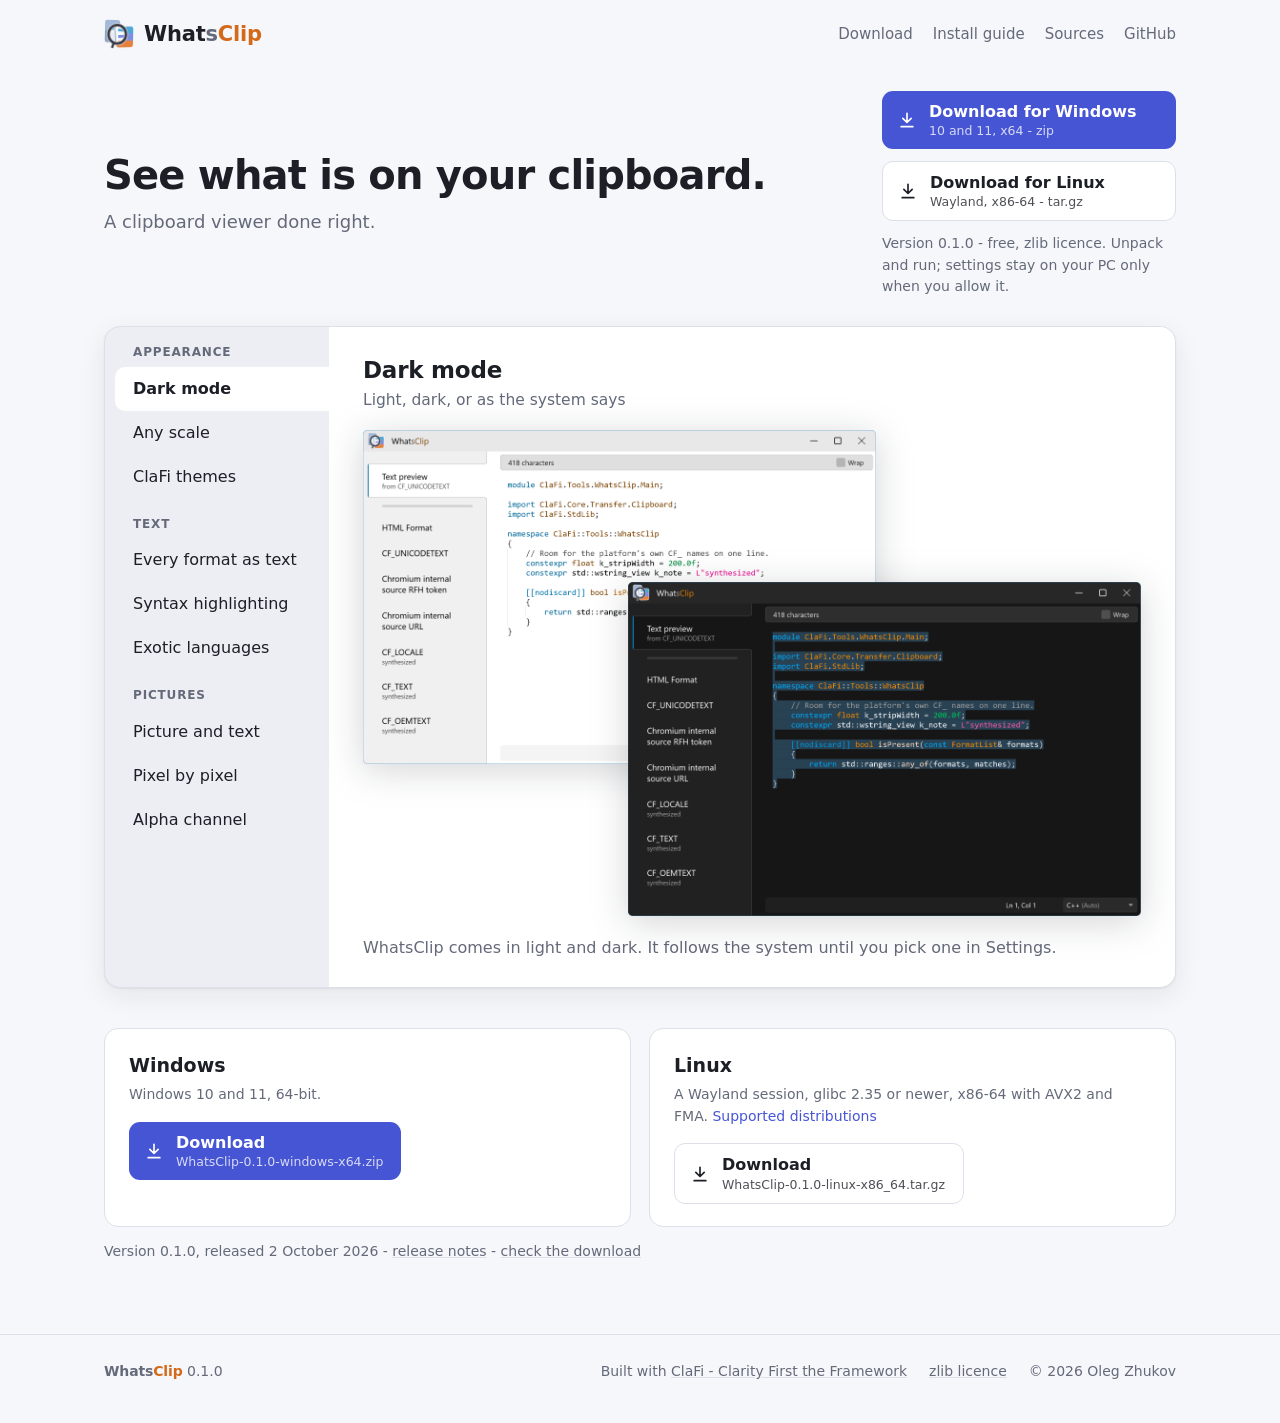
<file: index.html>
<!DOCTYPE html>
<html lang="en">
<head>
    <meta charset="utf-8">
    <meta name="viewport" content="width=device-width, initial-scale=1">
    <title>WhatsClip - see what is on your clipboard</title>
    <meta name="description" content="A clipboard viewer done right. Free and open source, for Windows and Linux.">
    <meta property="og:type" content="website">
    <meta property="og:url" content="https://whatsclip.app/">
    <meta property="og:title" content="WhatsClip - see what is on your clipboard">
    <meta property="og:description" content="A clipboard viewer done right.">
    <meta property="og:image" content="https://whatsclip.app/img/icon-256.png">
    <meta name="theme-color" content="#f6f7fa" media="(prefers-color-scheme: light)">
    <meta name="theme-color" content="#121318" media="(prefers-color-scheme: dark)">
    <link rel="icon" href="favicon.ico" sizes="any">
    <link rel="icon" href="img/icon-256.png" type="image/png">
    <link rel="apple-touch-icon" href="img/apple-touch-icon.png">
    <link rel="stylesheet" href="assets/site.css">
</head>
<body>
<div class="wrap">
    <header class="head">
        <a class="brand" href="./"><img src="img/icon-256.png" alt=""><span class="wm">What<span class="s">s</span><span class="c">Clip</span></span></a>
        <nav class="nav">
            <a href="#download">Download</a>
            <a href="install.html">Install guide</a>
            <a class="wide" href="install.html#sources">Sources</a>
            <a class="wide" href="https://github.com/clafi-fw/cpp">GitHub</a>
        </nav>
    </header>

    <main>
        <div class="hero">
            <div>
                <h1>See what is on your clipboard.</h1>
                <p class="lede">A clipboard viewer done right.</p>
            </div>
            <div>
                <div class="btns">
                    <a class="btn primary" data-asset="windows" href="https://github.com/clafi-fw/cpp/releases/download/WhatsClip-v0.1.0/WhatsClip-0.1.0-windows-x64.zip">
                        <svg viewBox="0 0 24 24" fill="none" stroke="currentColor" stroke-width="2" stroke-linecap="round" stroke-linejoin="round" aria-hidden="true"><path d="M12 4v11M7 10l5 5 5-5M5 20h14"/></svg>
                        <span>Download for Windows<small>10 and 11, x64 - zip</small></span>
                    </a>
                    <a class="btn secondary" data-asset="linux" href="https://github.com/clafi-fw/cpp/releases/download/WhatsClip-v0.1.0/WhatsClip-0.1.0-linux-x86_64.tar.gz">
                        <svg viewBox="0 0 24 24" fill="none" stroke="currentColor" stroke-width="2" stroke-linecap="round" stroke-linejoin="round" aria-hidden="true"><path d="M12 4v11M7 10l5 5 5-5M5 20h14"/></svg>
                        <span>Download for Linux<small>Wayland, x86-64 - tar.gz</small></span>
                    </a>
                </div>
                <p class="fine">Version <span data-version>0.1.0</span> - free, zlib licence. Unpack and run; settings stay on your PC only when you allow it.</p>
            </div>
        </div>

        <div class="fb">
            <nav class="fb-strip" role="tablist" aria-label="What WhatsClip does">
                <div class="fb-group">Appearance</div>
                <a role="tab" href="#dark-mode">Dark mode</a>
                <a role="tab" href="#any-scale">Any scale</a>
                <a role="tab" href="#themes">ClaFi themes</a>
                <div class="fb-group">Text</div>
                <a role="tab" href="#as-text">Every format as text</a>
                <a role="tab" href="#syntax">Syntax highlighting</a>
                <a role="tab" href="#exotic-languages">Exotic languages</a>
                <div class="fb-group">Pictures</div>
                <a role="tab" href="#picture-and-text">Picture and text</a>
                <a role="tab" href="#pixels">Pixel by pixel</a>
                <a role="tab" href="#alpha-channel">Alpha channel</a>
            </nav>

            <div class="fb-stage">
                <section class="panel" id="dark-mode" role="tabpanel">
                    <header class="panel-head"><h2>Dark mode</h2><span>Light, dark, or as the system says</span></header>
                    <div class="scene pair">
                        <img src="shots/dark-mode-light.png" alt="WhatsClip in light, previewing C++ code">
                        <img src="shots/dark-mode-dark.png" alt="The same clipboard in dark">
                    </div>
                    <p>WhatsClip comes in light and dark. It follows the system until you pick one in Settings.</p>
                </section>
                <section class="panel" id="any-scale" role="tabpanel">
                    <header class="panel-head"><h2>Any scale</h2><span>To the size that suits you</span></header>
                    <div class="scene scale">
                        <img src="shots/any-scale-small.png" alt="WhatsClip at a small scale, an HTML format shown as bytes" loading="lazy">
                        <img src="shots/any-scale-large.png" alt="The same window at a large scale" loading="lazy">
                    </div>
                    <p>Scale the interface as you wish - text, icons and spacing grow together.</p>
                </section>
                <section class="panel" id="themes" role="tabpanel">
                    <header class="panel-head"><h2>ClaFi themes</h2><span>Wears the theme you choose</span></header>
                    <div class="scene trio">
                        <img src="shots/themes-1.png" alt="A picture preview in one ClaFi theme" loading="lazy">
                        <img src="shots/themes-2.png" alt="The same in another theme" loading="lazy">
                        <img src="shots/themes-3.png" alt="And in a third" loading="lazy">
                    </div>
                    <p>WhatsClip wears any ClaFi theme. Make your own in <a data-themes href="https://github.com/clafi-fw/cpp/releases/tag/Themes-v0.1.0">Themes</a>.</p>
                </section>
                <section class="panel" id="as-text" role="tabpanel">
                    <header class="panel-head"><h2>Every format as text</h2><span>In the encoding you choose</span></header>
                    <div class="scene">
                        <img src="shots/as-text.png" alt="A list of copied files read as UTF-16 text" loading="lazy">
                    </div>
                    <p>Any format on the clipboard can be read as text, in the encoding you choose - HTML fragments, RTF, the private formats of other applications.</p>
                </section>
                <section class="panel" id="syntax" role="tabpanel">
                    <header class="panel-head"><h2>Syntax highlighting</h2><span>For the common languages</span></header>
                    <div class="scene">
                        <img src="shots/syntax.png" alt="C++ copied from an editor, coloured, the language picker set to C++" loading="lazy">
                    </div>
                    <p>Code copied from an editor is coloured. The language is detected, and you can pick another.</p>
                </section>
                <section class="panel" id="exotic-languages" role="tabpanel">
                    <header class="panel-head"><h2>Exotic languages</h2><span>Shaped and drawn right</span></header>
                    <div class="scene">
                        <img src="shots/exotic-languages.png" alt="Text in Russian, Greek, Arabic, Hebrew, Hindi, Thai, Georgian, Japanese and Korean" loading="lazy">
                    </div>
                    <p>However exotic the language is, its text is shaped and drawn the way it is written.</p>
                </section>
                <section class="panel" id="picture-and-text" role="tabpanel">
                    <header class="panel-head"><h2>Picture and text</h2><span>Both previews, when both are there</span></header>
                    <div class="scene">
                        <img src="shots/picture-and-text.png" alt="A copy from a spreadsheet, previewed as a picture and as text" loading="lazy">
                    </div>
                    <p>Copy a picture together with its text and WhatsClip previews both - the picture and the text, a tab each.</p>
                </section>
                <section class="panel" id="pixels" role="tabpanel">
                    <header class="panel-head"><h2>Pixel by pixel</h2><span>Zoom in and read any pixel</span></header>
                    <div class="scene">
                        <img src="shots/pixels.png" alt="A picture zoomed in to single pixels, the colour under the cursor read out" loading="lazy">
                    </div>
                    <p>Zoom into a picture and point at a pixel to read its colour - as RGB hex, BGR hex, RGB decimal or CSS.</p>
                </section>
                <section class="panel" id="alpha-channel" role="tabpanel">
                    <header class="panel-head"><h2>Alpha channel</h2><span>Transparency read right</span></header>
                    <div class="scene">
                        <img src="shots/alpha-channel.png" alt="A translucent picture over the checkerboard" loading="lazy">
                    </div>
                    <p>Pictures with an alpha channel keep their transparency.</p>
                </section>
            </div>
        </div>

        <section id="download">
            <div class="downloads">
                <div class="dlcard">
                    <h2>Windows</h2>
                    <p class="req">Windows 10 and 11, 64-bit.</p>
                    <a class="btn primary" data-asset="windows" href="https://github.com/clafi-fw/cpp/releases/download/WhatsClip-v0.1.0/WhatsClip-0.1.0-windows-x64.zip">
                        <svg viewBox="0 0 24 24" fill="none" stroke="currentColor" stroke-width="2" stroke-linecap="round" stroke-linejoin="round" aria-hidden="true"><path d="M12 4v11M7 10l5 5 5-5M5 20h14"/></svg>
                        <span>Download<small><span data-asset-name="windows">WhatsClip-0.1.0-windows-x64.zip</span> <span data-asset-size="windows"></span></small></span>
                    </a>
                </div>
                <div class="dlcard">
                    <h2>Linux</h2>
                    <p class="req">A Wayland session, glibc 2.35 or newer, x86-64 with AVX2 and FMA. <a href="https://github.com/clafi-fw/cpp/blob/main/.github/release/Supported-Distros.md">Supported distributions</a></p>
                    <a class="btn secondary" data-asset="linux" href="https://github.com/clafi-fw/cpp/releases/download/WhatsClip-v0.1.0/WhatsClip-0.1.0-linux-x86_64.tar.gz">
                        <svg viewBox="0 0 24 24" fill="none" stroke="currentColor" stroke-width="2" stroke-linecap="round" stroke-linejoin="round" aria-hidden="true"><path d="M12 4v11M7 10l5 5 5-5M5 20h14"/></svg>
                        <span>Download<small><span data-asset-name="linux">WhatsClip-0.1.0-linux-x86_64.tar.gz</span> <span data-asset-size="linux"></span></small></span>
                    </a>
                </div>
            </div>
            <p class="fine">Version <span data-version>0.1.0</span>, released <span data-date>2 October 2026</span> - <a data-release-page href="https://github.com/clafi-fw/cpp/releases/tag/WhatsClip-v0.1.0">release notes</a> - <a href="install.html#check">check the download</a></p>
        </section>
    </main>
</div>

<footer class="foot">
    <div class="wrap">
        <span><span class="wm">What<span class="s">s</span><span class="c">Clip</span></span> <span data-version>0.1.0</span></span>
        <span class="grow"></span>
        <span>Built with <a href="https://github.com/clafi-fw/cpp">ClaFi - Clarity First the Framework</a></span>
        <a href="https://github.com/clafi-fw/cpp/blob/main/LICENSE">zlib licence</a>
        <span>&copy; 2026 Oleg Zhukov</span>
    </div>
</footer>

<script src="assets/site.js"></script>
</body>
</html>
</file>
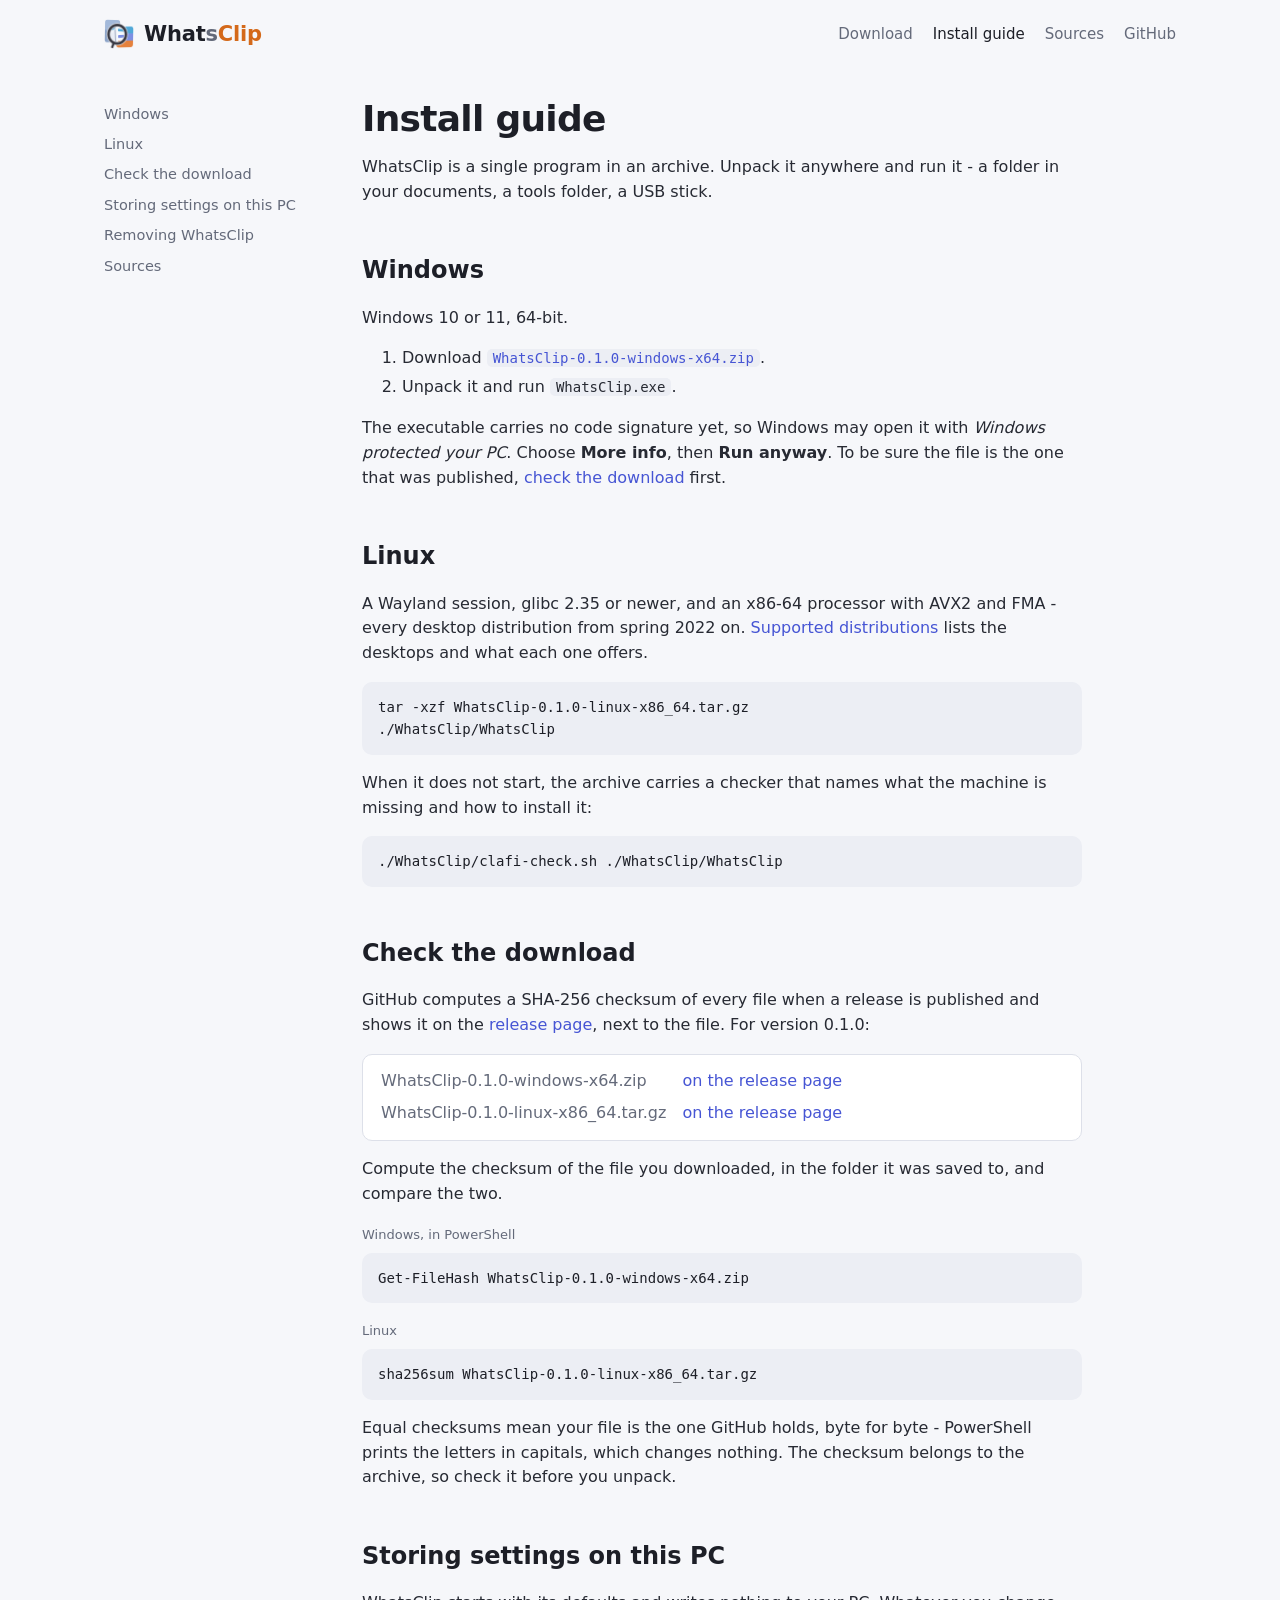
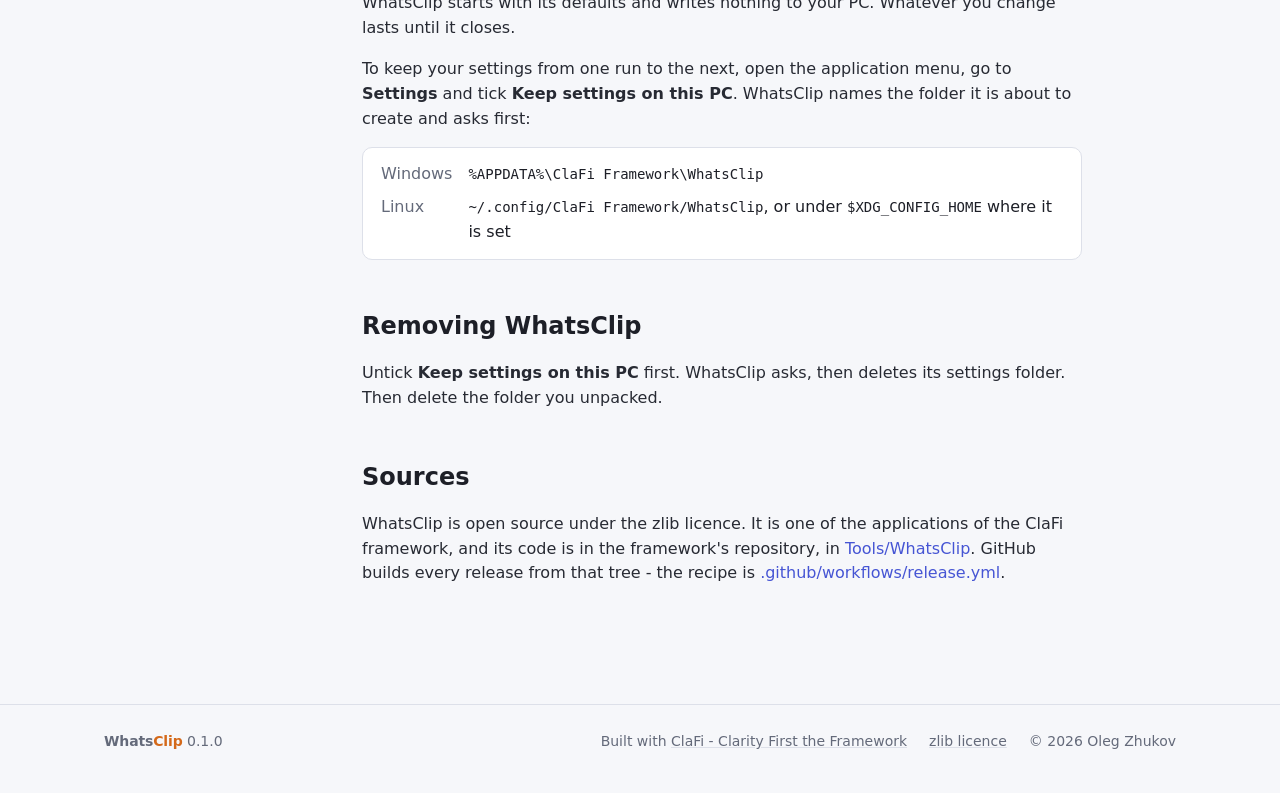
<file: install.html>
<!DOCTYPE html>
<html lang="en">
<head>
    <meta charset="utf-8">
    <meta name="viewport" content="width=device-width, initial-scale=1">
    <title>Install guide - WhatsClip</title>
    <meta name="description" content="How to run WhatsClip on Windows and Linux, check the download, and keep its settings on your PC.">
    <meta name="theme-color" content="#f6f7fa" media="(prefers-color-scheme: light)">
    <meta name="theme-color" content="#121318" media="(prefers-color-scheme: dark)">
    <link rel="icon" href="favicon.ico" sizes="any">
    <link rel="icon" href="img/icon-256.png" type="image/png">
    <link rel="apple-touch-icon" href="img/apple-touch-icon.png">
    <link rel="stylesheet" href="assets/site.css">
</head>
<body>
<div class="wrap">
    <header class="head">
        <a class="brand" href="./"><img src="img/icon-256.png" alt=""><span class="wm">What<span class="s">s</span><span class="c">Clip</span></span></a>
        <nav class="nav">
            <a href="./#download">Download</a>
            <a href="install.html" aria-current="page">Install guide</a>
            <a class="wide" href="#sources">Sources</a>
            <a class="wide" href="https://github.com/clafi-fw/cpp">GitHub</a>
        </nav>
    </header>

    <div class="doc">
        <nav class="toc" aria-label="On this page">
            <a href="#windows">Windows</a>
            <a href="#linux">Linux</a>
            <a href="#check">Check the download</a>
            <a href="#settings">Storing settings on this PC</a>
            <a href="#remove">Removing WhatsClip</a>
            <a href="#sources">Sources</a>
        </nav>

        <main class="prose">
            <h1>Install guide</h1>
            <p>WhatsClip is a single program in an archive. Unpack it anywhere and run it - a folder in your documents, a tools folder, a USB stick.</p>

            <h2 id="windows">Windows</h2>
            <p>Windows 10 or 11, 64-bit.</p>
            <ol>
                <li>Download <a data-asset="windows" href="https://github.com/clafi-fw/cpp/releases/download/WhatsClip-v0.1.0/WhatsClip-0.1.0-windows-x64.zip"><code data-asset-name="windows">WhatsClip-0.1.0-windows-x64.zip</code></a>.</li>
                <li>Unpack it and run <code>WhatsClip.exe</code>.</li>
            </ol>
            <p>The executable carries no code signature yet, so Windows may open it with <i>Windows protected your PC</i>. Choose <b>More info</b>, then <b>Run anyway</b>. To be sure the file is the one that was published, <a href="#check">check the download</a> first.</p>

            <h2 id="linux">Linux</h2>
            <p>A Wayland session, glibc 2.35 or newer, and an x86-64 processor with AVX2 and FMA - every desktop distribution from spring 2022 on. <a href="https://github.com/clafi-fw/cpp/blob/main/.github/release/Supported-Distros.md">Supported distributions</a> lists the desktops and what each one offers.</p>
            <pre><code>tar -xzf <span data-asset-name="linux">WhatsClip-0.1.0-linux-x86_64.tar.gz</span>
./WhatsClip/WhatsClip</code></pre>
            <p>When it does not start, the archive carries a checker that names what the machine is missing and how to install it:</p>
            <pre><code>./WhatsClip/clafi-check.sh ./WhatsClip/WhatsClip</code></pre>

            <h2 id="check">Check the download</h2>
            <p>GitHub computes a SHA-256 checksum of every file when a release is published and shows it on the <a data-release-page href="https://github.com/clafi-fw/cpp/releases/tag/WhatsClip-v0.1.0">release page</a>, next to the file. For version <span data-version>0.1.0</span>:</p>
            <div class="table">
                <span data-asset-name="windows">WhatsClip-0.1.0-windows-x64.zip</span>
                <span data-asset-digest="windows"><a data-release-page href="https://github.com/clafi-fw/cpp/releases/tag/WhatsClip-v0.1.0">on the release page</a></span>
                <span data-asset-name="linux">WhatsClip-0.1.0-linux-x86_64.tar.gz</span>
                <span data-asset-digest="linux"><a data-release-page href="https://github.com/clafi-fw/cpp/releases/tag/WhatsClip-v0.1.0">on the release page</a></span>
            </div>
            <p>Compute the checksum of the file you downloaded, in the folder it was saved to, and compare the two.</p>
            <span class="label">Windows, in PowerShell</span>
            <pre><code>Get-FileHash <span data-asset-name="windows">WhatsClip-0.1.0-windows-x64.zip</span></code></pre>
            <span class="label">Linux</span>
            <pre><code>sha256sum <span data-asset-name="linux">WhatsClip-0.1.0-linux-x86_64.tar.gz</span></code></pre>
            <p>Equal checksums mean your file is the one GitHub holds, byte for byte - PowerShell prints the letters in capitals, which changes nothing. The checksum belongs to the archive, so check it before you unpack.</p>

            <h2 id="settings">Storing settings on this PC</h2>
            <p>WhatsClip starts with its defaults and writes nothing to your PC. Whatever you change lasts until it closes.</p>
            <p>To keep your settings from one run to the next, open the application menu, go to <b>Settings</b> and tick <b>Keep settings on this PC</b>. WhatsClip names the folder it is about to create and asks first:</p>
            <div class="table">
                <span>Windows</span><span><code>%APPDATA%\ClaFi Framework\WhatsClip</code></span>
                <span>Linux</span><span><code>~/.config/ClaFi Framework/WhatsClip</code>, or under <code>$XDG_CONFIG_HOME</code> where it is set</span>
            </div>

            <h2 id="remove">Removing WhatsClip</h2>
            <p>Untick <b>Keep settings on this PC</b> first. WhatsClip asks, then deletes its settings folder. Then delete the folder you unpacked.</p>

            <h2 id="sources">Sources</h2>
            <p>WhatsClip is open source under the zlib licence. It is one of the applications of the ClaFi framework, and its code is in the framework's repository, in <a href="https://github.com/clafi-fw/cpp/tree/main/Tools/WhatsClip">Tools/WhatsClip</a>. GitHub builds every release from that tree - the recipe is <a href="https://github.com/clafi-fw/cpp/blob/main/.github/workflows/release.yml">.github/workflows/release.yml</a>.</p>
        </main>
    </div>
</div>

<footer class="foot">
    <div class="wrap">
        <span><span class="wm">What<span class="s">s</span><span class="c">Clip</span></span> <span data-version>0.1.0</span></span>
        <span class="grow"></span>
        <span>Built with <a href="https://github.com/clafi-fw/cpp">ClaFi - Clarity First the Framework</a></span>
        <a href="https://github.com/clafi-fw/cpp/blob/main/LICENSE">zlib licence</a>
        <span>&copy; 2026 Oleg Zhukov</span>
    </div>
</footer>

<script src="assets/site.js"></script>
</body>
</html>
</file>
<file: assets/site.css>
/* whatsclip.app - shared styles */

:root {
    color-scheme: light dark;
    --bg: #f6f7fa;
    --surface: #ffffff;
    --surface2: #eceef4;
    --ink: #1d1f27;
    --muted: #646a7a;
    --line: #dde0e9;
    --accent: #4655d4;
    --accent-ink: #ffffff;
    --spot: #d4691a;
    --shadow: 0 1px 2px rgba(20, 24, 40, .06), 0 8px 28px rgba(20, 24, 40, .08);
    --mono: "Cascadia Mono", Consolas, "JetBrains Mono", "DejaVu Sans Mono", monospace;
}

@media (prefers-color-scheme: dark) {
    :root {
        --bg: #121318;
        --surface: #1a1c23;
        --surface2: #22252e;
        --ink: #e6e8ef;
        --muted: #979db0;
        --line: #2c2f3a;
        --accent: #8e9bff;
        --accent-ink: #10121a;
        --spot: #f39a52;
        --shadow: 0 1px 2px rgba(0, 0, 0, .3), 0 10px 30px rgba(0, 0, 0, .35);
    }
}

* { box-sizing: border-box; }
html, body { margin: 0; }
html { scroll-padding-top: 16px; }
body {
    background: var(--bg);
    color: var(--ink);
    font: 16px/1.55 "Segoe UI", system-ui, -apple-system, Roboto, "Noto Sans", sans-serif;
}
a { color: var(--accent); text-decoration: none; }
a:hover { text-decoration: underline; }
code, kbd, pre { font-family: var(--mono); }
.wrap { max-width: 1120px; margin: 0 auto; padding: 0 24px; }

/* The name as the app spells it: What, a muted s, Clip in the spot colour */
.wm { font-weight: 600; letter-spacing: -.01em; white-space: nowrap; }
.wm .s { color: var(--muted); }
.wm .c { color: var(--spot); }

/* ---------- header and footer ---------- */
.head { display: flex; align-items: center; gap: 22px; padding: 18px 0; }
.brand { display: flex; align-items: center; gap: 10px; color: var(--ink); font-size: 21px; }
.brand:hover { text-decoration: none; }
.brand img { width: 30px; height: 30px; }
.nav { display: flex; gap: 20px; margin-left: auto; font-size: 15px; }
.nav a { color: var(--muted); white-space: nowrap; }
.nav a:hover, .nav a[aria-current="page"] { color: var(--ink); text-decoration: none; }
.foot { border-top: 1px solid var(--line); margin-top: 72px; padding: 26px 0 40px; color: var(--muted); font-size: 14px; }
.foot .wrap { display: flex; flex-wrap: wrap; gap: 8px 22px; align-items: center; }
.foot .grow { flex: 1; }
.foot a { color: inherit; text-decoration: underline; text-decoration-color: var(--line); }

/* ---------- buttons ---------- */
.btns { display: flex; flex-wrap: wrap; gap: 12px; }
.btn {
    display: inline-flex; align-items: center; gap: 12px;
    padding: 11px 18px 11px 15px; border-radius: 11px;
    font-weight: 600; line-height: 1.2; color: var(--ink);
}
.btn:hover { text-decoration: none; filter: brightness(1.05); }
.btn:focus-visible { outline: 2px solid var(--accent); outline-offset: 2px; }
.btn svg { width: 20px; height: 20px; flex: none; }
.btn small { display: block; font-weight: 400; font-size: 12.5px; opacity: .78; margin-top: 2px; overflow-wrap: anywhere; }
.btn.primary { background: var(--accent); color: var(--accent-ink); }
.btn.secondary { background: var(--surface); border: 1px solid var(--line); }
.fine { color: var(--muted); font-size: 14px; margin: 14px 0 0; }
.fine a { color: inherit; text-decoration: underline; text-decoration-color: var(--line); }

/* ---------- home: hero ---------- */
h1 { font-size: 44px; line-height: 1.12; letter-spacing: -.02em; margin: 0 0 16px; font-weight: 650; }
.hero { display: grid; grid-template-columns: 1fr auto; gap: 48px; align-items: center; padding: 22px 0 28px; }
.hero h1 { font-size: 40px; margin-bottom: 10px; }
.hero .lede { font-size: 18px; color: var(--muted); margin: 0; max-width: 36em; }
.hero .btns { flex-direction: column; align-items: stretch; }
.hero .fine { margin-top: 12px; max-width: 21em; }

/* ---------- home: the feature browser, shaped like the app's format strip ---------- */
.fb {
    display: grid; grid-template-columns: 224px 1fr;
    background: var(--surface2); border: 1px solid var(--line); border-radius: 16px;
    overflow: hidden; box-shadow: var(--shadow);
}
.fb-strip { padding: 4px 0 12px; }
.fb-group {
    margin: 16px 0 5px; padding: 0 28px;
    font-size: 12px; font-weight: 600; letter-spacing: .07em; text-transform: uppercase; color: var(--muted);
}
.fb-group:first-child { margin-top: 12px; }
.fb-strip a {
    display: block; margin-left: 10px; padding: 12px 18px;
    border-radius: 10px 0 0 10px; line-height: 1.25; color: var(--ink); font-weight: 500;
}
.fb-strip a:hover { text-decoration: none; background: color-mix(in srgb, var(--surface) 50%, transparent); }
.fb-strip a[aria-selected="true"] { background: var(--surface); font-weight: 600; }
.fb-strip a:focus-visible { outline: 2px solid var(--accent); outline-offset: -2px; }
/* Where the strip is taller than the panel, the picture takes the difference */
.fb-stage { display: flex; flex-direction: column; background: var(--surface); padding: 30px 34px 26px; min-width: 0; }
/* A link to a panel brings the whole strip into view, not the panel alone */
.panel { scroll-margin-top: 31px; }
.panel:not([hidden]) { flex: 1 0 auto; display: flex; flex-direction: column; }
.panel .scene { flex: 1 0 auto; }
.panel + .panel { margin-top: 44px; }
.js .panel + .panel { margin-top: 0; }
.js .panel[hidden] { display: none; }
.panel-head { margin-bottom: 18px; }
.panel-head h2 { margin: 0; font-size: 23px; line-height: 1.2; font-weight: 600; letter-spacing: -.01em; }
.panel-head span { display: block; color: var(--muted); font-size: 15.5px; margin-top: 3px; }
.panel p { margin: 20px 0 0; color: var(--muted); font-size: 16px; max-width: 44em; }

/* ---------- screenshots ---------- */
/* A scene is a 16:10 box, taller where the strip beside it is. Its images stand in slots set by
   the layout class: single - one window; pair - two overlapping; scale - small and large;
   trio - three cascading. */
.scene { position: relative; aspect-ratio: 16 / 10; width: 100%; container-type: inline-size; }
.scene > img, .scene > picture { position: absolute; inset: 0; width: 100%; height: 100%; }
.scene img { object-fit: contain; filter: drop-shadow(0 6px 18px rgba(10, 14, 30, .18)); }
.scene > picture img { width: 100%; height: 100%; }
.scene.pair > :nth-child(1) { inset: 0 auto auto 0; width: 66%; height: 70%; }
.scene.pair > :nth-child(1) img, .scene.pair > img:nth-child(1) { object-position: left top; }
.scene.pair > :nth-child(2) { inset: auto 0 0 auto; width: 66%; height: 70%; }
.scene.pair > :nth-child(2) img, .scene.pair > img:nth-child(2) { object-position: right bottom; }
.scene.scale > :nth-child(1) { inset: auto auto 0 0; width: 44%; height: 50%; }
.scene.scale > :nth-child(1) img, .scene.scale > img:nth-child(1) { object-position: left bottom; }
.scene.scale > :nth-child(2) { inset: 8% 0 auto auto; width: 68%; height: 80%; }
.scene.scale > :nth-child(2) img, .scene.scale > img:nth-child(2) { object-position: right top; }
.scene.trio > :nth-child(1) { inset: 0 auto auto 0; width: 60%; height: 62%; }
.scene.trio > :nth-child(1) img, .scene.trio > img:nth-child(1) { object-position: left top; }
.scene.trio > :nth-child(2) { inset: 19% auto auto 20%; width: 60%; height: 62%; }
.scene.trio > :nth-child(3) { inset: auto 0 0 auto; width: 60%; height: 62%; }
.scene.trio > :nth-child(3) img, .scene.trio > img:nth-child(3) { object-position: right bottom; }

/* ---------- downloads ---------- */
.downloads { display: grid; grid-template-columns: 1fr 1fr; gap: 18px; margin-top: 40px; }
.dlcard { background: var(--surface); border: 1px solid var(--line); border-radius: 14px; padding: 22px 24px; }
.dlcard h2 { margin: 0 0 4px; font-size: 19px; }
.dlcard .req { color: var(--muted); font-size: 14px; margin: 0 0 16px; }
.dlcard .fine { margin-top: 12px; }

/* ---------- install guide ---------- */
.doc { display: grid; grid-template-columns: 210px 1fr; gap: 48px; padding: 30px 0; }
.toc { position: sticky; top: 24px; align-self: start; font-size: 14.5px; }
.toc a { display: block; color: var(--muted); padding: 4px 0; }
.toc a:hover { color: var(--ink); text-decoration: none; }
.prose { max-width: 720px; min-width: 0; }
.prose h1 { font-size: 36px; }
.prose h2 { font-size: 24px; margin: 42px 0 10px; padding-top: 6px; }
.prose p, .prose li { color: color-mix(in srgb, var(--ink) 86%, var(--muted)); }
.prose li + li { margin-top: 4px; }
.prose code, .prose kbd { font-size: 14px; background: var(--surface2); padding: 1px 6px; border-radius: 5px; overflow-wrap: anywhere; }
.prose pre { font-size: 14px; line-height: 1.6; background: var(--surface2); padding: 14px 16px; border-radius: 10px; overflow: auto; }
.prose pre code { background: none; padding: 0; }
.prose .label { display: block; font-size: 13px; color: var(--muted); margin: 18px 0 -6px; }
.prose .table {
    display: grid; grid-template-columns: auto 1fr; gap: 8px 16px;
    background: var(--surface); border: 1px solid var(--line); border-radius: 10px; padding: 14px 18px;
}
.prose .table > span:nth-child(odd) { color: var(--muted); }
.prose .table code { background: none; padding: 0; }

/* ---------- narrow screens ---------- */
@media (max-width: 860px) {
    h1, .hero h1 { font-size: 34px; }
    .hero, .doc { grid-template-columns: 1fr; gap: 26px; }
    .hero .btns { flex-direction: row; }
    .fb-strip a { padding: 8px 18px; }
    .fb-stage { padding: 20px; }
    .downloads { grid-template-columns: 1fr; }
    .toc { position: static; }
}
/* Too narrow for a strip beside the stage: every feature is shown, one under another */
@media (max-width: 640px) {
    .fb { display: block; }
    .fb-strip { display: none; }
    .fb-stage { padding: 18px; }
    .panel, .js .panel[hidden] { display: flex; flex-direction: column; }
    .panel-head { order: -2; margin-bottom: 8px; }
    .panel p { order: -1; margin: 0 0 14px; }
    .panel + .panel, .js .panel + .panel { margin-top: 36px; }
}
@media (max-width: 560px) {
    .head { gap: 12px; }
    .brand { font-size: 18px; }
    .nav { gap: 14px; font-size: 14px; }
    .nav .wide { display: none; }
}
</file>
